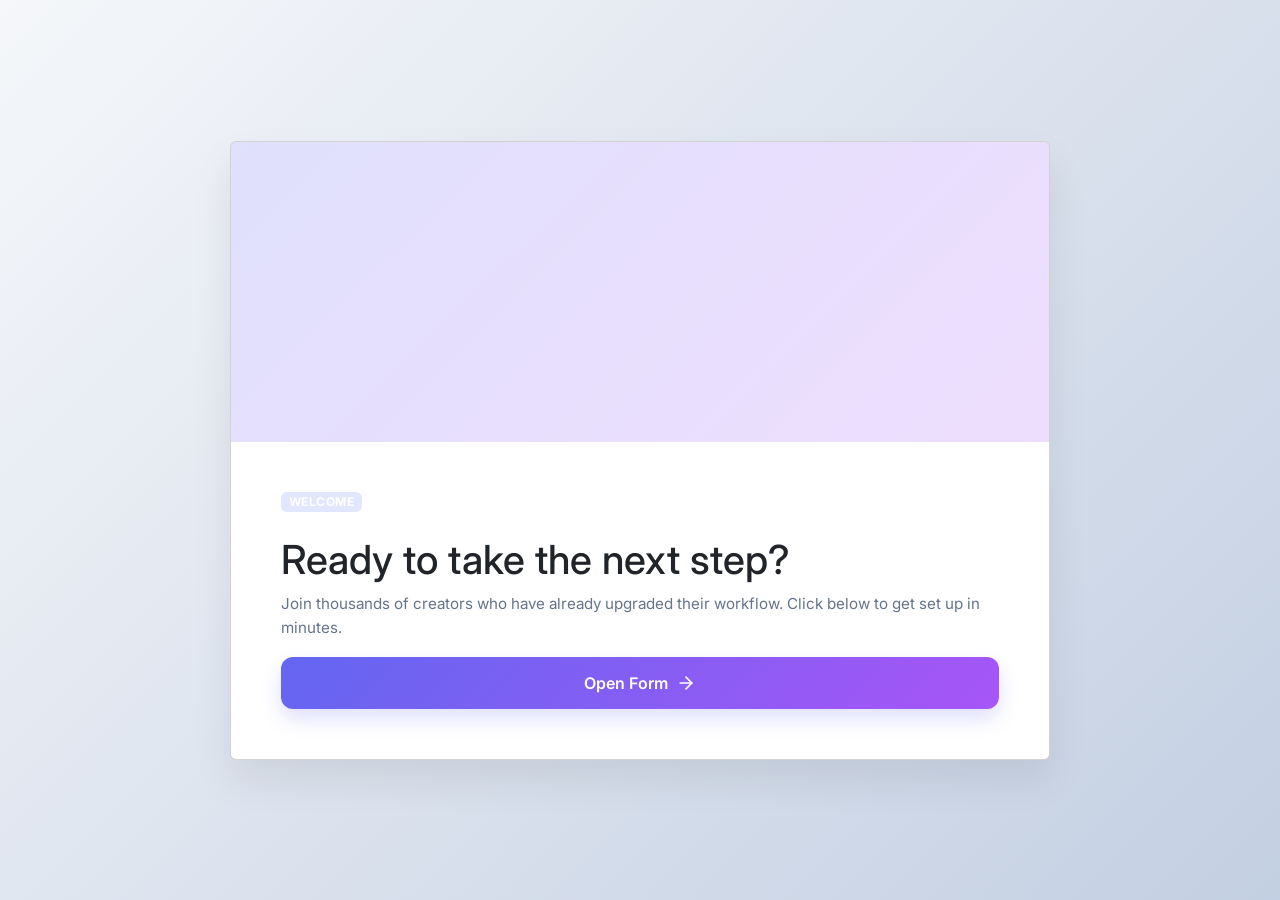
<file: index.html>
<!DOCTYPE html>
<html lang="en">
<head>
    <meta charset="UTF-8">
    <meta name="viewport" content="width=device-width, initial-scale=1.0">
    <title>Beautiful Responsive Page</title>
    <link rel="stylesheet" href="style.css">
    <link href="https://cdn.jsdelivr.net/npm/bootstrap@5.3.3/dist/css/bootstrap.min.css" rel="stylesheet">
    <link rel="preconnect" href="https://fonts.googleapis.com">
    <link rel="preconnect" href="https://fonts.gstatic.com" crossorigin>
    <link href="https://fonts.googleapis.com/css2?family=Inter:wght@400;500;600;700&display=swap" rel="stylesheet">
</head>
<body>

    <div class="modal fade" tabindex="-1" id="submit-modal" aria-hidden="true">
        <div class="modal-dialog modal-dialog-centered" role="document">
            <div class="modal-content custom-modal-content">
                <div class="modal-header custom-modal-header">
                    <h5 class="modal-title">Complete Your Details</h5>
                    <button type="button" class="btn-close btn-close-white" data-bs-dismiss="modal" aria-label="Close"></button>
                </div>
                <form>
                    <div class="modal-body custom-modal-body">
                        <div class="form-group-custom">
                            <label for="modal-name">Full Name</label>
                            <input type="text" id="modal-name" placeholder="Enter your full name" required>
                        </div>
                        
                        <div class="form-group-custom">
                            <label for="modal-email">Email Address</label>
                            <input type="email" id="modal-email" placeholder="name@example.com" required>
                        </div>

                        <div class="form-group-custom">
                            <label for="modal-phone">Phone Number</label>
                            <input type="tel" id="modal-phone" placeholder="e.g., +1 (555) 000-0000" required>
                        </div>

                        <div class="form-group-custom">
                            <label for="modal-gender">Gender</label>
                            <select id="modal-gender" required>
                                <option value="" disabled selected>Select your gender</option>
                                <option value="male">Male</option>
                                <option value="female">Female</option>
                            </select>
                        </div>
                    </div>
                    <div class="modal-footer custom-modal-footer">
                        <button type="button" class="btn-modal-secondary" data-bs-dismiss="modal">Cancel</button>
                        <button type="submit" class="submit-btn">
                            <span>Submit Details</span>
                        </button>
                    </div>
                </form>
            </div>
        </div>
    </div>

    <main class="container">
        <section class="card">
            <div class="card-image">
                <div class="overlay-gradient"></div>
            </div>
            <div class="card-content">
                <span class="badge">Welcome</span>
                <h1>Ready to take the next step?</h1>
                <p>Join thousands of creators who have already upgraded their workflow. Click below to get set up in minutes.</p>
                
                <div class="input-name">
                    <button type="button" class="open-btn" data-bs-toggle="modal" data-bs-target="#submit-modal">
                        <span>Open Form</span>
                        <svg xmlns="http://www.w3.org/2000/svg" width="20" height="20" viewBox="0 0 24 24" fill="none" stroke="currentColor" stroke-width="2" stroke-linecap="round" stroke-linejoin="round"><line x1="5" y1="12" x2="19" y2="12"></line><polyline points="12 5 19 12 12 19"></polyline></svg>
                    </button>
                </div>
            </div>
        </section>
    </main>

    <script src="script.js"></script>
    <script src="https://cdn.jsdelivr.net/npm/bootstrap@5.3.3/dist/js/bootstrap.bundle.min.js"></script>
</body>
</html>
</file>
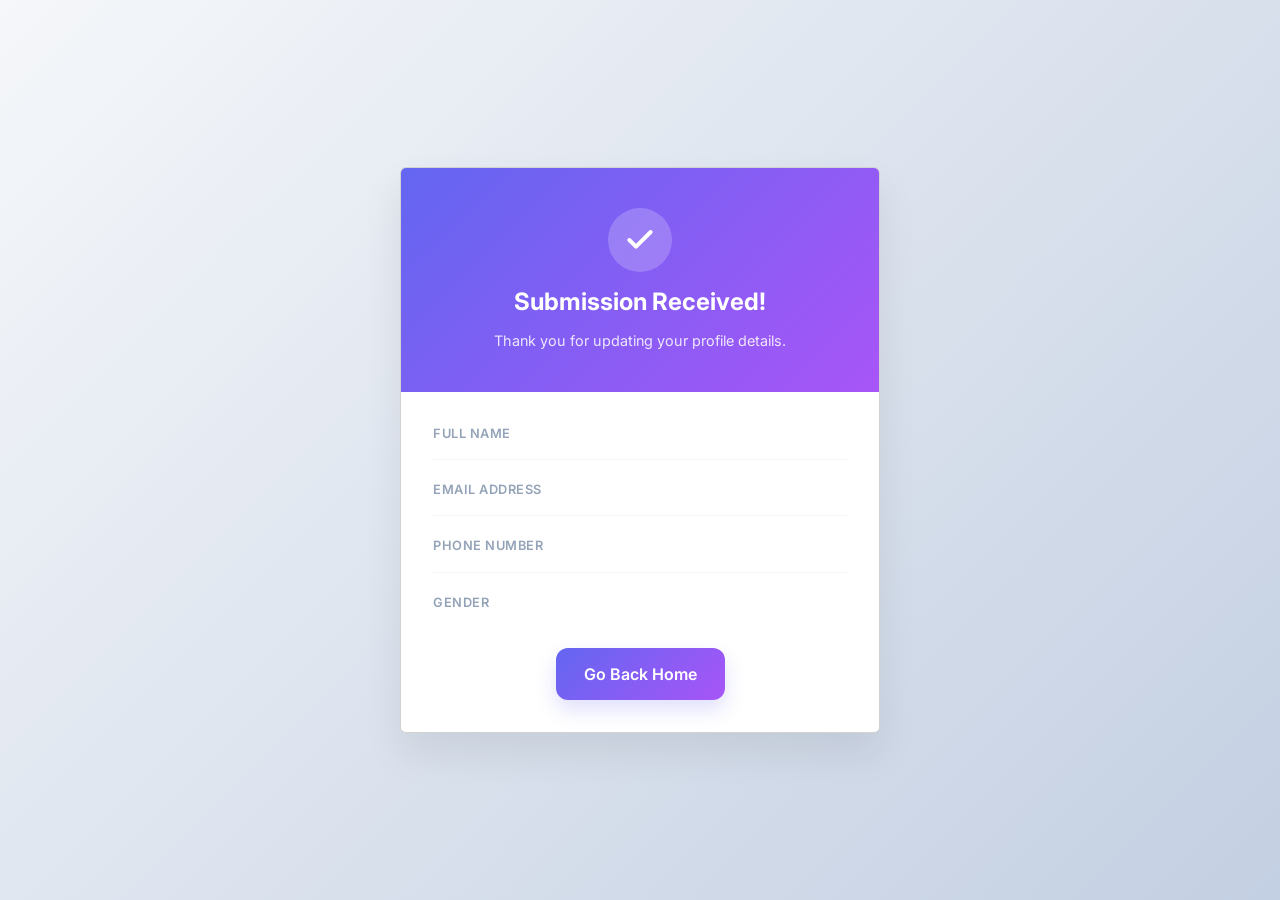
<file: success.html>
<!DOCTYPE html>
<html lang="en">
<head>
    <meta charset="UTF-8">
    <meta name="viewport" content="width=device-width, initial-scale=1.0">
    <title>Submission Successful</title>
    <link rel="stylesheet" href="style.css">
    <link href="https://cdn.jsdelivr.net/npm/bootstrap@5.3.3/dist/css/bootstrap.min.css" rel="stylesheet">
    <link rel="preconnect" href="https://fonts.googleapis.com">
    <link rel="preconnect" href="https://fonts.gstatic.com" crossorigin>
    <link href="https://fonts.googleapis.com/css2?family=Inter:wght@400;500;600;700&display=swap" rel="stylesheet">
</head>
<body class="center-layout">

    <main class="container">
        <section class="card compact-card">
            <div class="success-banner">
                <div class="success-icon-wrapper">
                    <svg xmlns="http://www.w3.org/2000/svg" width="32" height="32" viewBox="0 0 24 24" fill="none" stroke="currentColor" stroke-width="3" stroke-linecap="round" stroke-linejoin="round"><polyline points="20 6 9 17 4 12"></polyline></svg>
                </div>
                <h2>Submission Received!</h2>
                <p class="banner-subtext">Thank you for updating your profile details.</p>
            </div>

            <div class="success-content">
                <div class="summary-list">
                    <div class="summary-item">
                        <span class="summary-label">Full Name</span>
                        <span class="summary-value-name" style="display: none;"></span>
                    </div>
                    
                    <div class="summary-item">
                        <span class="summary-label">Email Address</span>
                        <span class="summary-value-email" style="display: none;"></span>
                    </div>

                    <div class="summary-item">
                        <span class="summary-label">Phone Number</span>
                        <span class="summary-value-phone" style="display: none;"></span>
                    </div>

                    <div class="summary-item">
                        <span class="summary-label">Gender</span>
                        <span class="summary-value-gender" style="display: none;"></span>
                    </div>
                </div>

                <div class="success-actions">
                    <a href="index.html" class="submit-btn text-decoration-none">
                        <span>Go Back Home</span>
                    </a>
                </div>
            </div>
        </section>
    </main>

    <script src="script.js"></script>
    <script src="https://cdn.jsdelivr.net/npm/bootstrap@5.3.3/dist/js/bootstrap.bundle.min.js"></script>
</body>
</html>
</file>
<file: style.css>
/* --- Reset & Core Styles --- */
* {
    margin: 0;
    padding: 0;
    box-sizing: border-box;
    font-family: 'Inter', sans-serif;
}

body.center-layout, body {
    min-height: 100vh;
    display: flex;
    justify-content: center;
    align-items: center;
    background: linear-gradient(135deg, #f5f7fa 0%, #c3cfe2 100%);
    padding: 20px;
}

/* --- Container & Layout --- */
.container {
    width: 100%;
    max-width: 1000px;
    display: flex;
    justify-content: center;
}

/* Base Card Component shared across both pages */
.card {
    display: grid;
    grid-template-columns: 1fr 1.1fr;
    background-color: #ffffff;
    border-radius: 24px;
    overflow: hidden;
    box-shadow: 0 20px 40px rgba(0, 0, 0, 0.08);
    transition: transform 0.3s ease;
    max-width: 820px;
    width: 100%;
    border: none;
}

/* Compact Variation specifically for the Success Page Viewport */
.card.compact-card {
    display: flex;
    flex-direction: column;
    max-width: 480px;
}

/* --- Index Page Specific Layouts --- */
.card-image {
    background-image: url('https://images.unsplash.com/photo-1618005182384-a83a8bd57fbe?q=80&w=800&auto=format&fit=crop');
    background-size: cover;
    background-position: center;
    position: relative;
    min-height: 300px;
}

.overlay-gradient {
    position: absolute;
    top: 0;
    left: 0;
    width: 100%;
    height: 100%;
    background: linear-gradient(135deg, rgba(99, 102, 241, 0.2) 0%, rgba(168, 85, 247, 0.2) 100%);
}

.card-content {
    padding: 50px;
    display: flex;
    flex-direction: column;
    justify-content: center;
}

.badge {
    align-self: flex-start;
    background-color: #e0e7ff;
    color: #4f46e5;
    padding: 6px 16px;
    border-radius: 100px;
    font-size: 0.85rem;
    font-weight: 600;
    margin-bottom: 24px;
    text-transform: uppercase;
    letter-spacing: 0.5px;
}

h1 {
    color: #1e1b4b;
    font-size: 2rem;
    font-weight: 700;
    line-height: 1.25;
    margin-bottom: 16px;
}

p {
    color: #64748b;
    font-size: 0.95rem;
    line-height: 1.6;
    margin-bottom: 32px;
}

.input-name {
    display: flex;
    flex-direction: column;
    gap: 16px;
}

/* --- Success Page Specific Styles --- */
.success-banner {
    background: linear-gradient(135deg, #6366f1 0%, #a855f7 100%);
    padding: 40px 32px;
    color: #ffffff;
    text-align: center;
    display: flex;
    flex-direction: column;
    align-items: center;
    gap: 12px;
}

.success-icon-wrapper {
    background-color: rgba(255, 255, 255, 0.2);
    border-radius: 50%;
    width: 64px;
    height: 64px;
    display: flex;
    justify-content: center;
    align-items: center;
    margin-bottom: 4px;
}

.success-banner h2 {
    font-weight: 700;
    font-size: 1.5rem;
    margin: 0;
}

.banner-subtext {
    color: rgba(255, 255, 255, 0.85);
    font-size: 0.9rem;
    margin: 0;
}

.success-content {
    padding: 32px;
    background-color: #ffffff;
}

.summary-list {
    display: flex;
    flex-direction: column;
    gap: 20px;
    margin-bottom: 32px;
}

.summary-item {
    display: flex;
    flex-direction: column;
    gap: 4px;
    border-bottom: 1px solid #f1f5f9;
    padding-bottom: 12px;
}

.summary-item:last-child {
    border-bottom: none;
    padding-bottom: 0;
}

.summary-label {
    font-size: 0.8rem;
    text-transform: uppercase;
    letter-spacing: 0.5px;
    font-weight: 600;
    color: #94a3b8;
}

.summary-value {
    font-size: 1.05rem;
    font-weight: 500;
    color: #1e293b;
}

.success-actions {
    display: flex;
    justify-content: center;
}

/* --- Shared Form UI & Custom Buttons --- */
.open-btn, .submit-btn {
    display: inline-flex;
    align-items: center;
    justify-content: center;
    gap: 8px;
    background: linear-gradient(135deg, #6366f1 0%, #a855f7 100%);
    color: #ffffff;
    border: none;
    padding: 14px 28px;
    font-size: 1rem;
    font-weight: 600;
    border-radius: 12px;
    cursor: pointer;
    box-shadow: 0 10px 20px rgba(99, 102, 241, 0.2);
    transition: all 0.3s ease;
}

.submit-btn, .open-btn, svg {
    transition: transform 0.3s ease;
}

.submit-btn:hover, .open-btn:hover {
    color: #ffffff;
    transform: translateY(-2px);
    box-shadow: 0 15px 25px rgba(99, 102, 241, 0.3);
}

.submit-btn:hover svg, .open-btn:hover {
    transform: translateX(4px);
}
a{
    text-decoration: none;
}
.submit-btn:active, .open-btn:active {
    transform: translateY(0);
}

/* --- Custom Landing Page Modal Theme --- */
.custom-modal-content {
    border-radius: 24px;
    border: none;
    overflow: hidden;
    box-shadow: 0 25px 50px -12px rgba(0, 0, 0, 0.25);
}

.custom-modal-header {
    background: linear-gradient(135deg, #6366f1 0%, #a855f7 100%);
    color: #ffffff;
    padding: 24px;
    border-bottom: none;
}

.custom-modal-header .modal-title {
    font-weight: 700;
    font-size: 1.25rem;
}

.custom-modal-body {
    padding: 32px 24px;
    background-color: #ffffff;
    display: flex;
    flex-direction: column;
    gap: 20px;
}

.form-group-custom {
    display: flex;
    flex-direction: column;
    gap: 8px;
}

.form-group-custom label {
    font-size: 0.85rem;
    font-weight: 600;
    color: #475569;
}

.form-group-custom input,
.form-group-custom select {
    width: 100%;
    padding: 12px 16px;
    border: 2px solid #e2e8f0;
    border-radius: 12px;
    font-size: 0.95rem;
    color: #334155;
    outline: none;
    background-color: #fff;
    transition: all 0.3s ease;
}

.form-group-custom input:focus,
.form-group-custom select:focus {
    border-color: #6366f1;
    box-shadow: 0 0 0 4px rgba(99, 102, 241, 0.1);
}

.custom-modal-footer {
    padding: 16px 24px;
    background-color: #f8fafc;
    border-top: 1px solid #f1f5f9;
    display: flex;
    justify-content: flex-end;
    gap: 12px;
}

.btn-modal-secondary {
    background: none;
    border: 2px solid #e2e8f0;
    color: #64748b;
    padding: 12px 24px;
    font-size: 0.95rem;
    font-weight: 600;
    border-radius: 12px;
    cursor: pointer;
    transition: all 0.2s ease;
}

.btn-modal-secondary:hover {
    background-color: #f1f5f9;
    color: #334155;
    border-color: #cbd5e1;
}

/* --- Responsive Media Queries --- */
@media (max-width: 768px) {
    .card {
        grid-template-columns: 1fr;
        max-width: 440px;
    }
    
    .card-image {
        min-height: 180px;
    }

    .card-content {
        padding: 40px 24px;
    }

    h1 {
        font-size: 1.6rem;
    }

    .success-banner {
        padding: 32px 20px;
    }

    .success-content {
        padding: 24px 20px;
    }
}
</file>
